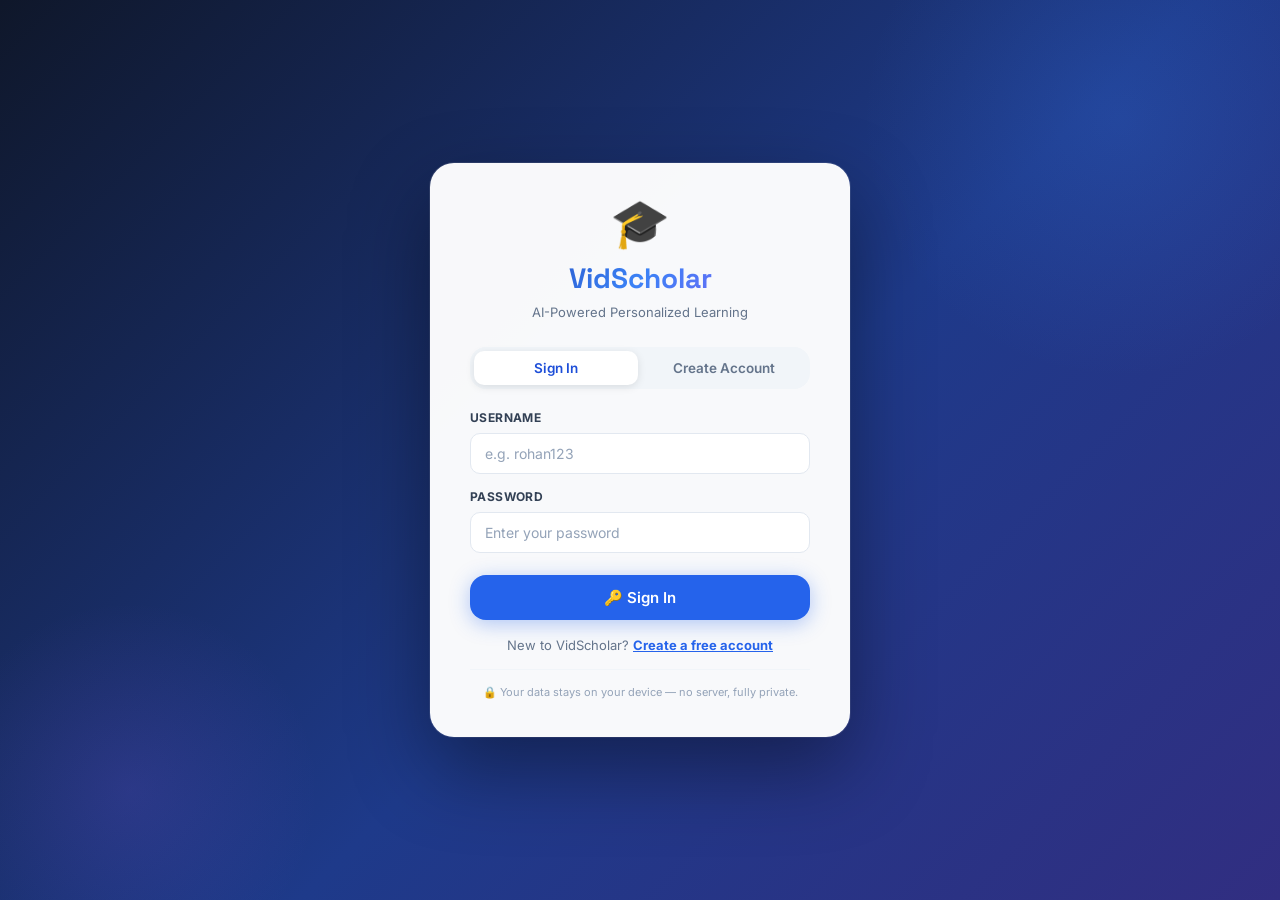
<file: index.html>
<!DOCTYPE html>
<html lang="en">
<head>
  <meta charset="UTF-8">
  <meta name="viewport" content="width=device-width, initial-scale=1.0">
  <title>VidScholar — AI Micro-Lecture Generator</title>
  <meta name="description" content="Convert your educational questions into 30-90 second animated video explanations. Curriculum-aligned, grade-adaptive AI learning.">
  <link rel="preconnect" href="https://fonts.googleapis.com">
  <link rel="preconnect" href="https://fonts.gstatic.com" crossorigin>
  <link href="https://fonts.googleapis.com/css2?family=Inter:wght@300;400;500;600;700;800;900&family=Space+Grotesk:wght@500;600;700;800&display=swap" rel="stylesheet">
  <link rel="stylesheet" href="css/styles.css">
</head>
<body>
  <div id="app"></div>
  <!-- API key bootstrap — runs before groq.js so the key is always in localStorage -->
  <script>
    (function() {
      var KEY_NAME = 'GROQ_API_KEY';
      // Load API key from environment variable or user settings
      // Set this in localStorage via the Settings page or environment
      if (!localStorage.getItem(KEY_NAME)) {
        // Prompt user to enter their API key on first load
        var key = localStorage.getItem(KEY_NAME);
        if (!key) {
          console.warn('GROQ_API_KEY not set. Please configure it in Settings.');
        }
      }
    })();
  </script>
  <script src="js/tesseract.min.js"></script>
  <script src="js/auth.js"></script>
  <script src="js/data.js"></script>
  <script src="js/topics.js"></script>
  <script src="js/groq.js"></script>
  <script src="js/animator.js"></script>
  <script src="js/app.js"></script>
</body>
</html>
</file>
<file: css/styles.css>
:root {
  --primary-50: #eff6ff; --primary-100: #dbeafe; --primary-200: #bfdbfe;
  --primary-400: #60a5fa; --primary-500: #3b82f6; --primary-600: #2563eb;
  --primary-700: #1d4ed8; --primary-800: #1e40af; --primary-900: #1e3a8a;
  --gray-50: #f8fafc; --gray-100: #f1f5f9; --gray-200: #e2e8f0;
  --gray-300: #cbd5e1; --gray-400: #94a3b8; --gray-500: #64748b;
  --gray-600: #475569; --gray-700: #334155; --gray-800: #1e293b; --gray-900: #0f172a;
  --success: #10b981; --success-bg: #d1fae5;
  --warning: #f59e0b; --warning-bg: #fef3c7;
  --error: #ef4444; --error-bg: #fee2e2;
  --sidebar-bg: #1e293b; --sidebar-w: 220px;
  --font: 'Inter', sans-serif; --font-d: 'Space Grotesk', sans-serif;
  --r-sm: 6px; --r-md: 10px; --r-lg: 16px; --r-xl: 20px; --r-full: 9999px;
  --sh-sm: 0 1px 3px rgba(0,0,0,0.08); --sh-md: 0 4px 12px rgba(0,0,0,0.08);
  --sh-lg: 0 10px 30px rgba(0,0,0,0.12); --sh-xl: 0 20px 50px rgba(0,0,0,0.15);
  --sh-blue: 0 4px 20px rgba(37,99,235,0.35);
}
*,*::before,*::after{box-sizing:border-box;margin:0;padding:0}
html,body{height:100%}#app{height:100%;overflow:hidden}
body{font-family:var(--font);background:var(--gray-100);color:var(--gray-800);line-height:1.5}
button{cursor:pointer;border:none;outline:none;font-family:inherit}
input,select,textarea{font-family:inherit;outline:none}
a{text-decoration:none;color:inherit}
::-webkit-scrollbar{width:5px;height:5px}
::-webkit-scrollbar-track{background:transparent}
::-webkit-scrollbar-thumb{background:var(--gray-300);border-radius:3px}
img{max-width:100%}

/* ── LAYOUT ── */
.shell{display:grid;grid-template-columns:var(--sidebar-w) 1fr;height:100vh;overflow:hidden}
.main{display:flex;flex-direction:column;height:100vh;overflow:hidden}
.page{flex:1;overflow-y:auto;padding:24px 32px}

/* ── SIDEBAR ── */
.sidebar{background:var(--sidebar-bg);display:flex;flex-direction:column;border-right:1px solid rgba(255,255,255,0.06)}
.sidebar-logo{padding:24px 20px;border-bottom:1px solid rgba(255,255,255,0.07)}
.sidebar-logo h1{font-family:var(--font-d);font-size:17px;font-weight:800;color:#fff;line-height:1.2}
.sidebar-logo p{font-size:10px;color:#64748b;text-transform:uppercase;letter-spacing:0.6px;margin-top:2px}
.sidebar-nav{padding:12px;flex:1}
.nav-lbl{font-size:9.5px;text-transform:uppercase;letter-spacing:1px;color:#3b4a5c;padding:14px 10px 6px;font-weight:700}
.nav-item{display:flex;align-items:center;gap:10px;padding:10px 12px;border-radius:var(--r-md);color:#94a3b8;font-size:13.5px;font-weight:500;cursor:pointer;transition:all 0.15s;margin-bottom:2px;user-select:none}
.nav-item:hover{background:rgba(255,255,255,0.05);color:#fff}
.nav-item.active{background:rgba(59,130,246,0.15);color:#60a5fa}
.nav-item svg{width:16px;height:16px;flex-shrink:0;opacity:0.75}
.nav-item.active svg{opacity:1}
.sidebar-subjects{padding:8px 12px}
.subj-item{display:flex;align-items:center;gap:8px;padding:8px 12px;border-radius:var(--r-md);color:#94a3b8;font-size:12.5px;font-weight:500;cursor:pointer;transition:all 0.15s;margin-bottom:1px}
.subj-item:hover{background:rgba(255,255,255,0.04);color:#cbd5e1}
.subj-item.active{background:rgba(59,130,246,0.12);color:#60a5fa}
.subj-dot{width:8px;height:8px;border-radius:50%;flex-shrink:0}
.sidebar-user{padding:14px 16px;border-top:1px solid rgba(255,255,255,0.06);display:flex;align-items:center;gap:10px}
.avatar{width:34px;height:34px;border-radius:50%;background:linear-gradient(135deg,#3b82f6,#8b5cf6);display:flex;align-items:center;justify-content:center;color:#fff;font-weight:700;font-size:13px;flex-shrink:0}
.user-info h4{color:#fff;font-size:12.5px;font-weight:600}
.user-info p{color:#64748b;font-size:11px}

/* ── TOPBAR ── */
.topbar{display:flex;align-items:center;justify-content:space-between;padding:0 32px;height:58px;background:#fff;border-bottom:1px solid var(--gray-200);flex-shrink:0;z-index:10}
.breadcrumb{display:flex;align-items:center;gap:6px;font-size:12.5px;color:var(--gray-500)}
.breadcrumb .sep{color:var(--gray-300)}
.breadcrumb .cur{color:var(--gray-800);font-weight:600}
.topbar-right{display:flex;align-items:center;gap:14px}
.topbar-greet{font-size:13.5px;font-weight:500;color:var(--gray-700)}
.topbar-greet b{color:var(--primary-600)}
.icon-btn{width:34px;height:34px;border-radius:var(--r-md);background:var(--gray-100);border:1px solid var(--gray-200);display:flex;align-items:center;justify-content:center;cursor:pointer;transition:all 0.15s;color:var(--gray-500)}
.icon-btn:hover{background:var(--gray-200);color:var(--gray-800)}
.notif-wrap{position:relative}
.notif-wrap::after{content:'';position:absolute;top:5px;right:5px;width:7px;height:7px;background:var(--error);border-radius:50%;border:2px solid #fff}

/* ── BUTTONS ── */
.btn{display:inline-flex;align-items:center;justify-content:center;gap:6px;padding:9px 18px;border-radius:var(--r-md);font-size:13.5px;font-weight:600;transition:all 0.15s;cursor:pointer;white-space:nowrap;border:none}
.btn-primary{background:var(--primary-600);color:#fff;box-shadow:var(--sh-blue)}
.btn-primary:hover{background:var(--primary-700);transform:translateY(-1px);box-shadow:0 6px 25px rgba(37,99,235,0.45)}
.btn-secondary{background:var(--gray-100);color:var(--gray-700);border:1px solid var(--gray-200)}
.btn-secondary:hover{background:var(--gray-200)}
.btn-ghost{background:transparent;color:var(--primary-600)}
.btn-ghost:hover{background:var(--primary-50)}
.btn-sm{padding:5px 12px;font-size:12px}
.btn-lg{padding:13px 28px;font-size:15px;border-radius:var(--r-lg)}

/* ── BADGES ── */
.badge{display:inline-flex;align-items:center;gap:4px;padding:3px 9px;border-radius:var(--r-full);font-size:10.5px;font-weight:700;letter-spacing:0.3px}
.badge-blue{background:var(--primary-100);color:var(--primary-700)}
.badge-green{background:var(--success-bg);color:#047857}
.badge-red{background:var(--error-bg);color:#b91c1c}
.badge-amber{background:var(--warning-bg);color:#92400e}
.badge-purple{background:#ede9fe;color:#6d28d9}
.badge-gray{background:var(--gray-100);color:var(--gray-600)}
.badge-live{background:rgba(239,68,68,0.12);color:#ef4444;animation:pulse 1.4s ease-in-out infinite}

/* ── CARDS ── */
.card{background:#fff;border-radius:var(--r-lg);border:1px solid var(--gray-200);box-shadow:var(--sh-sm)}
.card-hd{display:flex;align-items:center;justify-content:space-between;padding:18px 22px;border-bottom:1px solid var(--gray-100)}
.card-title{font-size:14.5px;font-weight:700;color:var(--gray-800)}
.card-bd{padding:18px 22px}

/* ── PROGRESS ── */
.prog-track{height:6px;background:var(--gray-200);border-radius:var(--r-full);overflow:hidden}
.prog-fill{height:100%;border-radius:var(--r-full);background:linear-gradient(90deg,var(--primary-600),var(--primary-400));transition:width 0.6s ease}
.prog-fill.green{background:linear-gradient(90deg,#10b981,#34d399)}
.prog-fill.amber{background:linear-gradient(90deg,#f59e0b,#fbbf24)}
.prog-fill.red{background:linear-gradient(90deg,#ef4444,#f87171)}

/* ── ANIMATIONS ── */
@keyframes fadeIn{from{opacity:0;transform:translateY(10px)}to{opacity:1;transform:translateY(0)}}
@keyframes slideIn{from{opacity:0;transform:translateX(-15px)}to{opacity:1;transform:translateX(0)}}
@keyframes pulse{0%,100%{opacity:1}50%{opacity:0.45}}
@keyframes spin{to{transform:rotate(360deg)}}
@keyframes bounce{0%,100%{transform:translateY(0)}50%{transform:translateY(-8px)}}
@keyframes shimmer{0%{background-position:-200% 0}100%{background-position:200% 0}}
@keyframes manim1{0%,100%{transform:scale(1) rotate(0deg);opacity:0.8}50%{transform:scale(1.15) rotate(180deg);opacity:1}}
@keyframes manim2{0%{stroke-dashoffset:300}100%{stroke-dashoffset:0}}
@keyframes float{0%,100%{transform:translateY(0)}50%{transform:translateY(-10px)}}
.fade-in{animation:fadeIn 0.4s ease forwards}

/* ── ONBOARDING ── */
.ob-page{min-height:100vh;height:100%;background:linear-gradient(135deg,#0f172a 0%,#1e3a8a 60%,#312e81 100%);display:flex;align-items:flex-start;justify-content:center;padding:24px;position:relative;overflow-y:auto}
.ob-bg-blob{position:absolute;border-radius:50%;pointer-events:none}
.ob-card{background:#fff;border-radius:24px;padding:28px 36px;max-width:480px;width:100%;box-shadow:0 30px 80px rgba(0,0,0,0.35);position:relative;z-index:1;animation:fadeIn 0.5s ease;margin:auto}
.ob-brand{text-align:center;margin-bottom:18px}
.ob-brand h1{font-family:var(--font-d);font-size:26px;font-weight:800;background:linear-gradient(135deg,#1e40af,#3b82f6,#8b5cf6);-webkit-background-clip:text;-webkit-text-fill-color:transparent;background-clip:text;margin-bottom:4px}
.ob-brand p{font-size:13px;color:var(--gray-500)}
.step-dots{display:flex;align-items:center;justify-content:center;gap:6px;margin-bottom:18px}
.step-dot{width:8px;height:8px;border-radius:4px;background:var(--gray-300);transition:all 0.3s}
.step-dot.active{width:24px;background:var(--primary-600)}
.ob-step h2{font-size:20px;font-weight:800;color:var(--gray-900);margin-bottom:4px}
.ob-step .sub{font-size:13px;color:var(--gray-500);margin-bottom:14px}
.form-grp{margin-bottom:12px}
.form-lbl{display:block;font-size:12px;font-weight:700;color:var(--gray-700);margin-bottom:6px;text-transform:uppercase;letter-spacing:0.4px}
.form-sel{width:100%;padding:11px 36px 11px 14px;border:1.5px solid var(--gray-200);border-radius:var(--r-md);font-size:14px;color:var(--gray-800);background:#fff url("data:image/svg+xml,%3Csvg xmlns='http://www.w3.org/2000/svg' width='16' height='16' viewBox='0 0 24 24' fill='none' stroke='%2394a3b8' stroke-width='2'%3E%3Cpath d='m6 9 6 6 6-6'/%3E%3C/svg%3E") no-repeat right 10px center;appearance:none;cursor:pointer;transition:all 0.15s}
.form-sel:focus{border-color:var(--primary-500);box-shadow:0 0 0 3px rgba(59,130,246,0.15)}
.subj-grid{display:grid;grid-template-columns:1fr 1fr;gap:10px;margin-bottom:16px}
.subj-card{border:2px solid var(--gray-200);border-radius:var(--r-lg);padding:14px 10px;cursor:pointer;transition:all 0.2s;text-align:center}
.subj-card:hover{border-color:var(--primary-400);background:var(--primary-50);transform:translateY(-2px)}
.subj-card.sel{border-color:var(--primary-500);background:var(--primary-50);box-shadow:0 0 0 3px rgba(59,130,246,0.15)}
.subj-card .icon{font-size:24px;margin-bottom:6px}
.subj-card h3{font-size:13.5px;font-weight:700;color:var(--gray-800)}
.subj-card p{font-size:11px;color:var(--gray-500);margin-top:2px}
.ob-success{text-align:center;padding:20px 0}
.success-ring{width:80px;height:80px;border-radius:50%;background:linear-gradient(135deg,#2563eb,#8b5cf6);display:flex;align-items:center;justify-content:center;margin:0 auto 20px;animation:bounce 2s ease-in-out infinite;font-size:34px}

/* ── DASHBOARD ── */
.hero{background:linear-gradient(135deg,#1e40af 0%,#2563eb 55%,#4f46e5 100%);border-radius:var(--r-xl);padding:36px 32px;text-align:center;margin-bottom:22px;position:relative;overflow:hidden}
.hero::before,.hero::after{content:'';position:absolute;border-radius:50%;background:rgba(255,255,255,0.05)}
.hero::before{width:320px;height:320px;top:-120px;right:-60px}
.hero::after{width:200px;height:200px;bottom:-80px;left:-30px}
.hero h2{font-family:var(--font-d);font-size:26px;font-weight:800;color:#fff;margin-bottom:18px;position:relative;z-index:1}
.hero-bar{background:#fff;border-radius:var(--r-xl);display:flex;align-items:center;padding:6px 6px 6px 18px;max-width:660px;margin:0 auto;box-shadow:0 8px 30px rgba(0,0,0,0.2);gap:10px;position:relative;z-index:1}
.hero-inp{flex:1;border:none;font-size:14.5px;color:var(--gray-800);background:transparent;min-width:0}
.hero-inp::placeholder{color:var(--gray-400)}
.hero-mid{display:flex;align-items:center;gap:6px;flex-shrink:0}
.hero-icon-btn{width:38px;height:38px;border-radius:var(--r-md);background:var(--gray-100);border:none;display:flex;align-items:center;justify-content:center;cursor:pointer;transition:all 0.15s;color:var(--gray-500);font-size:18px}
.hero-icon-btn:hover{background:var(--gray-200)}
.ask-btn{background:linear-gradient(135deg,#2563eb,#6366f1);color:#fff;border:none;border-radius:var(--r-lg);padding:10px 22px;font-size:13.5px;font-weight:700;cursor:pointer;transition:all 0.15s;box-shadow:var(--sh-blue);white-space:nowrap}
.ask-btn:hover{transform:translateY(-1px);box-shadow:0 8px 25px rgba(37,99,235,0.5)}
.hero-chips{display:flex;flex-wrap:wrap;gap:8px;justify-content:center;margin-top:16px;position:relative;z-index:1}
.chip{background:rgba(255,255,255,0.14);backdrop-filter:blur(10px);border:1px solid rgba(255,255,255,0.22);color:#fff;font-size:12px;padding:5px 14px;border-radius:var(--r-full);cursor:pointer;transition:all 0.15s}
.chip:hover{background:rgba(255,255,255,0.25)}

.stats-row{display:grid;grid-template-columns:1fr 1fr 1fr;gap:18px;margin-bottom:22px}
.stat-card{background:#fff;border-radius:var(--r-lg);padding:20px 22px;border:1px solid var(--gray-200);box-shadow:var(--sh-sm)}
.stat-lbl{font-size:10px;font-weight:700;text-transform:uppercase;letter-spacing:0.8px;color:var(--gray-500);margin-bottom:12px}
.score-big{font-family:var(--font-d);font-size:38px;font-weight:800;color:var(--gray-900);line-height:1}
.score-big span{font-size:15px;color:var(--gray-400);font-weight:400}
.score-sub{font-size:12px;color:var(--success);font-weight:600;margin:6px 0 12px}
.bar-labels{display:flex;justify-content:space-between;font-size:10px;color:var(--gray-400);margin-top:5px}
.topic-row{display:flex;align-items:center;justify-content:space-between;padding:10px 0;border-bottom:1px solid var(--gray-100)}
.topic-row:last-child{border-bottom:none}
.topic-left{display:flex;align-items:center;gap:10px}
.t-icon{width:30px;height:30px;border-radius:var(--r-md);display:flex;align-items:center;justify-content:center;font-size:15px}
.t-name{font-size:13px;font-weight:600;color:var(--gray-800)}
.t-time{font-size:11px;color:var(--gray-500)}
.t-pct{font-size:13px;font-weight:700;color:var(--primary-600)}
.chart-bars{display:flex;align-items:flex-end;gap:5px;height:56px}
.bar-col{display:flex;flex-direction:column;align-items:center;flex:1;gap:3px}
.bar-col .b{width:100%;background:var(--primary-200);border-radius:3px 3px 0 0;cursor:pointer;transition:all 0.2s}
.bar-col .b.on{background:var(--primary-600)}
.bar-col .b:hover{background:var(--primary-500)}
.bar-day{font-size:9.5px;color:var(--gray-400);text-transform:uppercase}
.learn-time{display:flex;align-items:center;gap:10px;margin-top:14px;padding-top:14px;border-top:1px solid var(--gray-100)}
.learn-val{font-family:var(--font-d);font-size:20px;font-weight:700;color:var(--gray-900)}
.learn-sub{font-size:10px;color:var(--gray-500);text-transform:uppercase;letter-spacing:0.5px}
.sec-hd{display:flex;align-items:center;justify-content:space-between;margin-bottom:16px}
.sec-title{font-size:17px;font-weight:800;color:var(--gray-900)}
.lessons-grid{display:grid;grid-template-columns:repeat(auto-fill,minmax(270px,1fr));gap:18px}
.lcard{background:#fff;border-radius:var(--r-lg);border:1px solid var(--gray-200);overflow:hidden;cursor:pointer;transition:all 0.25s;box-shadow:var(--sh-sm)}
.lcard:hover{transform:translateY(-4px);box-shadow:var(--sh-xl);border-color:var(--primary-200)}
.lcard-thumb{height:150px;position:relative;overflow:hidden;background:#0f172a}
.lcard-thumb-bg{width:100%;height:100%;object-fit:cover;transition:transform 0.4s}
.lcard:hover .lcard-thumb-bg{transform:scale(1.06)}
.lcard-overlay{position:absolute;inset:0;background:linear-gradient(to bottom,transparent 40%,rgba(0,0,0,0.55))}
.lcard-badge{position:absolute;top:10px;left:10px;background:rgba(37,99,235,0.88);backdrop-filter:blur(4px);color:#fff;font-size:9.5px;font-weight:700;padding:3px 10px;border-radius:var(--r-full);text-transform:uppercase;letter-spacing:0.5px}
.lcard-body{padding:16px 18px}
.lcard-subj{font-size:10px;font-weight:700;text-transform:uppercase;letter-spacing:1px;color:var(--primary-600);margin-bottom:6px}
.lcard-title{font-size:15px;font-weight:700;color:var(--gray-900);margin-bottom:6px}
.lcard-desc{font-size:12px;color:var(--gray-500);line-height:1.5;margin-bottom:14px}
.quiz-banner{background:linear-gradient(135deg,#1e40af,#6d28d9);border-radius:var(--r-lg);padding:20px 22px;color:#fff;margin-bottom:18px}
.quiz-banner h3{font-size:15px;font-weight:700;margin-bottom:4px}
.quiz-banner p{font-size:12px;opacity:0.82;margin-bottom:14px}

/* ── CHAT ── */
.chat-layout{display:flex;flex-direction:column;height:100%;overflow:hidden}
.chat-header{flex-shrink:0;padding:16px 32px;background:#fff;border-bottom:1px solid var(--gray-200)}
.subj-tabs{display:flex;gap:8px}
.stab{display:flex;align-items:center;gap:7px;padding:7px 16px;border-radius:var(--r-full);font-size:13px;font-weight:600;cursor:pointer;transition:all 0.15s;color:var(--gray-500);background:transparent;border:2px solid transparent}
.stab:hover{background:var(--gray-100);color:var(--gray-700)}
.stab.active{background:var(--primary-50);color:var(--primary-700);border-color:var(--primary-200)}
.chat-msgs{flex:1;overflow-y:auto;padding:22px 32px;display:flex;flex-direction:column;gap:20px}
.msg-user{align-self:flex-end;max-width:55%}
.msg-bubble{background:linear-gradient(135deg,var(--primary-600),#6366f1);color:#fff;padding:12px 18px;border-radius:18px 18px 4px 18px;font-size:14px;line-height:1.55;box-shadow:var(--sh-blue)}
.msg-ai{max-width:82%}
.msg-ai-hd{display:flex;align-items:center;gap:8px;margin-bottom:10px}
.ai-ava{width:26px;height:26px;border-radius:50%;background:linear-gradient(135deg,#3b82f6,#8b5cf6);display:flex;align-items:center;justify-content:center;font-size:12px}
.ai-lbl{font-size:11.5px;font-weight:600;color:var(--gray-500)}

/* Video card */
.vcard{background:#fff;border-radius:var(--r-lg);border:1px solid var(--gray-200);overflow:hidden;box-shadow:var(--sh-md)}
.vplayer{position:relative;background:#0f172a;aspect-ratio:16/9;max-height:260px;overflow:hidden}
.manim-canvas{width:100%;height:100%;position:relative;overflow:hidden;background:radial-gradient(ellipse at center,#1e3a8a 0%,#0f172a 65%)}
.manim-svg{position:absolute;inset:0;width:100%;height:100%}
.manim-label{position:absolute;top:10px;left:10px;font-size:10px;font-weight:700;text-transform:uppercase;letter-spacing:0.5px;color:#60a5fa;background:rgba(30,58,138,0.7);padding:3px 10px;border-radius:var(--r-full);backdrop-filter:blur(4px)}
.confidence-badge{position:absolute;top:10px;right:10px;background:rgba(16,185,129,0.15);border:1px solid rgba(16,185,129,0.4);color:#10b981;font-size:10.5px;font-weight:600;padding:3px 10px;border-radius:var(--r-full);backdrop-filter:blur(4px)}
.vcontrols{display:flex;align-items:center;gap:10px;padding:10px 14px;background:rgba(0,0,0,0.85);backdrop-filter:blur(10px);position:absolute;bottom:0;left:0;right:0}
.play-btn{width:34px;height:34px;border-radius:50%;background:#fff;display:flex;align-items:center;justify-content:center;cursor:pointer;flex-shrink:0;color:var(--gray-900);font-size:14px;transition:transform 0.15s}
.play-btn:hover{transform:scale(1.1)}
.vslider{flex:1;height:3px;background:rgba(255,255,255,0.2);border-radius:2px;position:relative;cursor:pointer}
.vslider-fill{height:100%;background:var(--primary-400);border-radius:2px;position:relative}
.vslider-fill::after{content:'';position:absolute;right:-5px;top:-4px;width:11px;height:11px;border-radius:50%;background:var(--primary-400)}
.vtime{font-size:11px;color:rgba(255,255,255,0.65);white-space:nowrap}
.spd-btn{background:rgba(255,255,255,0.12);color:#fff;border:none;border-radius:4px;padding:2px 7px;font-size:11px;font-weight:700;cursor:pointer;transition:background 0.15s}
.spd-btn:hover{background:rgba(255,255,255,0.22)}
.action-row{display:flex;gap:8px;padding:10px 14px;border-bottom:1px solid var(--gray-100);flex-wrap:wrap}
.achip{display:flex;align-items:center;gap:5px;padding:5px 13px;border-radius:var(--r-full);border:1.5px solid var(--gray-200);font-size:11.5px;font-weight:600;color:var(--gray-600);cursor:pointer;transition:all 0.15s;background:#fff}
.achip:hover{border-color:var(--primary-300);color:var(--primary-600);background:var(--primary-50)}

/* Generation loading */
.gen-loading{background:#fff;border-radius:var(--r-lg);border:1px solid var(--primary-200);padding:22px;max-width:440px}
.gen-title{font-size:13.5px;font-weight:700;color:var(--gray-800);margin-bottom:16px;display:flex;align-items:center;gap:8px}
.spinner{width:15px;height:15px;border:2px solid var(--primary-200);border-top-color:var(--primary-600);border-radius:50%;animation:spin 0.8s linear infinite}
.gen-stages{display:flex;flex-direction:column;gap:12px}
.gstage{display:flex;align-items:center;gap:10px}
.gstage-ic{width:28px;height:28px;border-radius:50%;display:flex;align-items:center;justify-content:center;font-size:13px;flex-shrink:0;transition:all 0.3s}
.gstage.pend .gstage-ic{background:var(--gray-100);color:var(--gray-400)}
.gstage.act .gstage-ic{background:var(--primary-100);color:var(--primary-600);animation:pulse 1s ease-in-out infinite}
.gstage.done .gstage-ic{background:var(--success-bg);color:var(--success)}
.gstage-lbl{font-size:13px;font-weight:500;color:var(--gray-500)}
.gstage.act .gstage-lbl{color:var(--primary-700);font-weight:600}
.gstage.done .gstage-lbl{color:var(--success)}
.gen-eta{margin-top:16px;font-size:12px;color:var(--gray-500)}
.gen-eta b{color:var(--gray-800)}

/* chat input bar */
.chat-input-wrap{flex-shrink:0;padding:16px 32px;background:#fff;border-top:1px solid var(--gray-200)}
.diff-sel{display:flex;gap:6px;margin-bottom:10px}
.diff-btn{padding:5px 14px;border-radius:var(--r-full);border:1.5px solid var(--gray-200);font-size:12px;font-weight:600;color:var(--gray-600);cursor:pointer;transition:all 0.15s;background:#fff}
.diff-btn:hover{border-color:var(--primary-300);color:var(--primary-600)}
.diff-btn.active{border-color:var(--primary-500);background:var(--primary-50);color:var(--primary-700)}
.diff-lbl{font-size:11px;color:var(--gray-400);align-self:center;margin-right:4px}
.input-bar{display:flex;align-items:center;gap:10px;border:1.5px solid var(--gray-200);border-radius:var(--r-xl);padding:10px 10px 10px 18px;transition:border-color 0.15s}
.input-bar:focus-within{border-color:var(--primary-400);box-shadow:0 0 0 3px rgba(59,130,246,0.1)}
.inp-txt{flex:1;border:none;font-size:14px;color:var(--gray-800);background:transparent;resize:none;max-height:80px;min-height:22px}
.inp-txt::placeholder{color:var(--gray-400)}

/* ── LESSON PAGE ── */
.lesson-layout{display:grid;grid-template-columns:1fr 300px;gap:22px;height:100%;overflow:hidden}
.lesson-main{overflow-y:auto;padding:24px 0 24px 32px}
.lesson-side{overflow-y:auto;padding:24px 32px 24px 0}
.lesson-path-lbl{font-size:10.5px;font-weight:700;text-transform:uppercase;letter-spacing:0.8px;color:var(--primary-600);margin-bottom:6px}
.lesson-title{font-family:var(--font-d);font-size:22px;font-weight:800;color:var(--gray-900);margin-bottom:4px}
.lesson-meta{font-size:12px;color:var(--gray-500);margin-bottom:18px;display:flex;align-items:center;gap:10px}
.lesson-prog{margin-bottom:20px}
.lesson-prog-hd{display:flex;align-items:center;justify-content:space-between;font-size:12px;color:var(--gray-500);margin-bottom:6px}
.lesson-btns{display:flex;gap:10px;margin-bottom:20px}
.big-video{position:relative;border-radius:var(--r-lg);overflow:hidden;aspect-ratio:16/9;background:#0f172a;margin-bottom:18px}
.big-manim{width:100%;height:100%;position:relative;overflow:hidden;background:radial-gradient(ellipse at 30% 50%,#1e3a8a 0%,#0f172a 60%)}
.bi-conf{position:absolute;top:12px;left:50%;transform:translateX(-50%);background:rgba(0,0,0,0.6);backdrop-filter:blur(8px);border:1px solid rgba(255,255,255,0.15);color:#fff;font-size:11.5px;font-weight:600;padding:5px 14px;border-radius:var(--r-full)}
.concept-card{background:#fff;border-radius:var(--r-lg);border:1px solid var(--gray-200);box-shadow:var(--sh-sm);overflow:hidden;margin-bottom:18px}
.concept-hd{display:flex;align-items:center;justify-content:space-between;padding:16px 20px;border-bottom:1px solid var(--gray-100)}
.concept-title{font-size:15px;font-weight:700;color:var(--gray-800)}
.diff-toggle{display:flex;align-items:center;gap:8px;font-size:12.5px;font-weight:600;color:var(--gray-600)}
.toggle-switch{width:36px;height:20px;background:var(--primary-600);border-radius:10px;position:relative;cursor:pointer}
.toggle-switch::after{content:'';position:absolute;left:3px;top:3px;width:14px;height:14px;background:#fff;border-radius:50%;transition:transform 0.2s}
.toggle-switch.off{background:var(--gray-300)}
.toggle-switch.off::after{transform:translateX(0)}
.toggle-switch::after{transform:translateX(16px)}
.concept-txt{padding:16px 20px;font-size:13.5px;line-height:1.7;color:var(--gray-700)}
.concept-txt b{color:var(--primary-700)}

/* Side panels */
.side-panel{background:#fff;border-radius:var(--r-lg);border:1px solid var(--gray-200);box-shadow:var(--sh-sm);margin-bottom:16px;overflow:hidden}
.sp-hd{display:flex;align-items:center;gap:7px;padding:14px 18px;border-bottom:1px solid var(--gray-100);font-size:13px;font-weight:700;color:var(--gray-800)}
.sp-body{padding:14px 18px}
.pers-card{background:linear-gradient(135deg,var(--primary-600),#6366f1);border-radius:var(--r-lg);padding:14px 16px;color:#fff;margin-bottom:6px}
.pers-card p{font-size:12.5px;line-height:1.55;margin-bottom:12px}
.pers-card .pc-btns{display:flex;gap:8px}
.pc-btn{padding:5px 14px;border-radius:var(--r-full);font-size:12px;font-weight:700;cursor:pointer;transition:all 0.15s;border:none}
.pc-btn.yes{background:#fff;color:var(--primary-600)}
.pc-btn.no{background:rgba(255,255,255,0.15);color:#fff}
.analytics-row{display:grid;grid-template-columns:1fr 1fr;gap:10px;margin-bottom:10px}
.analytic-box{background:var(--gray-50);border-radius:var(--r-md);padding:12px 14px;text-align:center;border:1px solid var(--gray-100)}
.analytic-val{font-family:var(--font-d);font-size:22px;font-weight:800;color:var(--gray-900);line-height:1}
.analytic-lbl{font-size:10.5px;color:var(--gray-500);text-transform:uppercase;letter-spacing:0.5px;margin-top:4px}
.attn-row{display:flex;align-items:center;justify-content:space-between;margin-bottom:10px}
.attn-lbl{font-size:13px;color:var(--gray-600);font-weight:500}
.attn-val{font-size:13px;font-weight:700;color:var(--success)}
.view-modes{display:flex;flex-direction:column;gap:6px}
.vm-item{display:flex;align-items:center;justify-content:space-between;padding:9px 12px;border-radius:var(--r-md);font-size:13px;font-weight:500;cursor:pointer;transition:all 0.15s;color:var(--gray-600)}
.vm-item:hover{background:var(--gray-50)}
.vm-item.active{background:var(--primary-50);color:var(--primary-700);font-weight:700}


/* ── HISTORY ── */
.history-empty{text-align:center;padding:60px 20px;color:var(--gray-400)}
.history-empty div{font-size:48px;margin-bottom:16px}
.hist-item{background:#fff;border-radius:var(--r-lg);border:1px solid var(--gray-200);padding:18px 22px;margin-bottom:12px;display:flex;align-items:flex-start;gap:16px;cursor:pointer;transition:all 0.2s}
.hist-item:hover{box-shadow:var(--sh-md);border-color:var(--primary-200)}
.hist-icon{width:44px;height:44px;border-radius:var(--r-lg);display:flex;align-items:center;justify-content:center;font-size:22px;flex-shrink:0}
.hist-info{flex:1}
.hist-title{font-size:14px;font-weight:700;color:var(--gray-800);margin-bottom:4px}
.hist-meta{font-size:12px;color:var(--gray-500);display:flex;align-items:center;gap:12px}
.hist-badge{margin-left:auto;flex-shrink:0}

/* ── FLOATING ELEMENTS ── */
.fab{position:fixed;bottom:28px;right:28px;width:52px;height:52px;border-radius:50%;background:linear-gradient(135deg,#2563eb,#6366f1);color:#fff;display:flex;align-items:center;justify-content:center;font-size:22px;cursor:pointer;box-shadow:0 6px 25px rgba(37,99,235,0.45);transition:all 0.2s;z-index:100}
.fab:hover{transform:scale(1.1)}

/* ── SETTINGS ── */
.settings-grid{display:grid;grid-template-columns:1fr 1fr;gap:18px}
.setting-row{display:flex;align-items:center;justify-content:space-between;padding:14px 0;border-bottom:1px solid var(--gray-100)}
.setting-row:last-child{border-bottom:none}
.setting-info h4{font-size:13.5px;font-weight:600;color:var(--gray-800)}
.setting-info p{font-size:12px;color:var(--gray-500);margin-top:2px}

/* ── UNDERSTANDING PREDICTOR ── */
.understanding-card{background:#fff;border-radius:var(--r-xl);border:1px solid var(--gray-200);box-shadow:var(--sh-md);margin-bottom:22px;overflow:hidden;position:relative}
.understanding-card::before{content:'';position:absolute;top:0;left:0;right:0;height:4px;background:linear-gradient(90deg,#3b82f6,#8b5cf6,#10b981,#f59e0b);border-radius:4px 4px 0 0}
.up-header{display:flex;align-items:center;justify-content:space-between;padding:24px 28px 18px;border-bottom:1px solid var(--gray-100)}
.up-header-left{flex:1}
.up-title{font-family:var(--font-d);font-size:18px;font-weight:800;color:var(--gray-900);margin-bottom:4px}
.up-subtitle{font-size:12.5px;color:var(--gray-500);line-height:1.4}
.up-overall{display:flex;flex-direction:column;align-items:center;gap:6px}
.up-overall-label{display:flex;flex-direction:column;align-items:center;gap:2px}
.up-overall-tag{display:inline-flex;padding:3px 12px;border-radius:var(--r-full);font-size:11px;font-weight:700;letter-spacing:0.3px}
.up-overall-hint{font-size:10px;color:var(--gray-400);text-transform:uppercase;letter-spacing:0.5px}
.radial-gauge .gauge-fill{transition:stroke-dashoffset 1.2s cubic-bezier(0.4,0,0.2,1)}
.up-table{padding:0 28px 18px}
.up-row{display:grid;grid-template-columns:140px 1fr 1fr 130px;align-items:center;gap:12px;padding:12px 0;border-bottom:1px solid var(--gray-100)}
.up-row:last-child{border-bottom:none}
.up-header-row{padding:14px 0 10px;border-bottom:2px solid var(--gray-200)}
.up-header-row div{font-size:11px;font-weight:700;text-transform:uppercase;letter-spacing:0.6px;color:var(--gray-500)}
.up-weight{font-weight:500;color:var(--gray-400);font-size:10px;text-transform:none;letter-spacing:0}
.up-subj{display:flex;align-items:center;gap:10px}
.up-icon{width:32px;height:32px;border-radius:var(--r-md);display:flex;align-items:center;justify-content:center;font-size:16px;flex-shrink:0}
.up-name{font-size:13.5px;font-weight:600;color:var(--gray-800)}
.up-cell{display:flex;align-items:center;gap:10px}
.up-mini-bar{flex:1;height:6px;background:var(--gray-100);border-radius:var(--r-full);overflow:hidden;min-width:50px}
.up-mini-fill{height:100%;border-radius:var(--r-full);transition:width 0.8s ease}
.up-val{font-family:var(--font-d);font-size:13px;font-weight:700;color:var(--gray-600);min-width:32px;text-align:right}
.up-score{justify-content:flex-start;gap:8px}
.up-badge{display:inline-flex;align-items:center;gap:4px;padding:4px 12px;border-radius:var(--r-full);font-size:12.5px;font-weight:700;letter-spacing:0.2px}
.up-trend{font-size:16px;font-weight:800;transition:color 0.3s}
.up-formula{margin:0 28px 18px;background:var(--gray-50);border:1px solid var(--gray-200);border-radius:var(--r-lg);padding:14px 18px}
.up-formula-label{font-size:11px;font-weight:700;text-transform:uppercase;letter-spacing:0.5px;color:var(--gray-500);margin-bottom:8px}
.up-formula-code{display:block;font-family:'Fira Code','Cascadia Code',monospace;font-size:13px;color:var(--primary-700);background:var(--primary-50);border:1px solid var(--primary-100);border-radius:var(--r-md);padding:10px 14px;letter-spacing:0.3px}
.up-insight{display:flex;align-items:flex-start;gap:12px;margin:0 28px 22px;background:linear-gradient(135deg,rgba(59,130,246,0.06),rgba(139,92,246,0.06));border:1px solid rgba(59,130,246,0.15);border-radius:var(--r-lg);padding:14px 18px}
.up-insight-icon{font-size:20px;flex-shrink:0;margin-top:1px}
/* ── ANIMATED VIDEO PLAYER ── */
.anim-player-wrap{position:relative;overflow:hidden}
.manim-video-canvas{width:100%;height:auto;display:block;border-radius:12px 12px 0 0;background:#0f172a;aspect-ratio:16/9}
.anim-controls{display:flex;align-items:center;gap:10px;padding:8px 14px;background:linear-gradient(135deg,#1e293b,#0f172a);border-radius:0 0 12px 12px;border-top:1px solid rgba(59,130,246,0.2)}
.anim-play-btn{width:36px;height:36px;border-radius:50%;border:2px solid var(--primary-400);background:transparent;color:var(--primary-400);font-size:14px;cursor:pointer;display:flex;align-items:center;justify-content:center;transition:all 0.2s;flex-shrink:0}
.anim-play-btn:hover{background:var(--primary-500);color:#fff;transform:scale(1.1)}
.anim-progress{flex:1;height:6px;background:rgba(255,255,255,0.1);border-radius:3px;cursor:pointer;position:relative;overflow:hidden}
.anim-progress:hover{height:10px}
.anim-progress-fill{height:100%;background:linear-gradient(90deg,var(--primary-500),var(--primary-400));border-radius:3px;width:0%;transition:width 0.2s linear}
.anim-time{font-size:11px;color:rgba(255,255,255,0.6);font-family:var(--font-m);white-space:nowrap;min-width:70px}
.anim-scene-label{font-size:10px;color:var(--primary-400);font-weight:600;white-space:nowrap;background:rgba(59,130,246,0.15);padding:3px 8px;border-radius:10px}
.anim-speed-group{display:flex;gap:2px;flex-shrink:0}
.anim-speed-group .spd-btn{font-size:10px;padding:3px 8px;border-radius:6px;border:1px solid rgba(255,255,255,0.1);background:transparent;color:rgba(255,255,255,0.5);cursor:pointer;transition:all 0.2s}
.anim-speed-group .spd-btn:hover{border-color:var(--primary-400);color:var(--primary-400)}
.anim-speed-group .spd-btn.active-spd{background:var(--primary-500);color:#fff;border-color:var(--primary-500)}

/* ── SCENE THUMBNAIL STRIP ── */
.scene-thumbnail-strip{
  display:flex;gap:6px;padding:8px 12px;
  background:linear-gradient(135deg,#111827,#0f172a);
  overflow-x:auto;scrollbar-width:thin;
  border-top:1px solid rgba(59,130,246,0.1);
}
.scene-thumbnail-strip::-webkit-scrollbar{height:4px}
.scene-thumbnail-strip::-webkit-scrollbar-thumb{background:rgba(59,130,246,0.3);border-radius:2px}
.scene-thumb{
  flex-shrink:0;position:relative;cursor:pointer;
  border-radius:8px;overflow:hidden;
  border:2px solid rgba(255,255,255,0.08);
  transition:all 0.25s ease;
  box-shadow:0 2px 8px rgba(0,0,0,0.3);
}
.scene-thumb:hover{
  border-color:rgba(59,130,246,0.5);
  transform:translateY(-2px);
  box-shadow:0 4px 15px rgba(59,130,246,0.2);
}
.scene-thumb.active{
  border-color:var(--primary-400);
  box-shadow:0 0 12px rgba(59,130,246,0.4), 0 0 25px rgba(59,130,246,0.15);
}
.scene-thumb-canvas{
  display:block;width:120px;height:68px;
  border-radius:6px;
}
.scene-thumb-label{
  position:absolute;bottom:3px;right:5px;
  font-size:9px;font-weight:700;color:rgba(255,255,255,0.6);
  background:rgba(0,0,0,0.5);padding:1px 5px;border-radius:4px;
  pointer-events:none;
}

/* ── DEFINITION TOOLTIP (canvas-drawn, CSS for hover feedback) ── */
.manim-video-canvas{cursor:default;transition:cursor 0.1s}

.up-insight p{font-size:13px;color:var(--gray-700);line-height:1.6}

/* ── RESPONSIVE ── */
@media(max-width:900px){
  .shell{grid-template-columns:1fr}
  .sidebar{display:none}
  .stats-row{grid-template-columns:1fr 1fr}
  .lesson-layout{grid-template-columns:1fr}
  .lesson-side{display:none}
  .up-row{grid-template-columns:100px 1fr 1fr 100px;gap:8px}
  .up-header{flex-direction:column;gap:16px;align-items:flex-start}
  .anim-controls{flex-wrap:wrap;gap:6px}
  .anim-speed-group{margin-left:auto}
}

/* ── AUTH / LOGIN SCREEN ── */
@keyframes orbFloat{0%,100%{transform:translate(0,0) scale(1)}33%{transform:translate(30px,-25px) scale(1.08)}66%{transform:translate(-20px,20px) scale(0.95)}}

.auth-page{
  min-height:100vh;height:100%;
  background:linear-gradient(135deg,#0f172a 0%,#1e3a8a 55%,#312e81 100%);
  display:flex;align-items:center;justify-content:center;
  padding:24px;position:relative;overflow:hidden;
}
.auth-bg-orb{
  position:absolute;border-radius:50%;pointer-events:none;
  animation:orbFloat 9s ease-in-out infinite;
}
.auth-orb1{
  width:520px;height:520px;
  background:radial-gradient(circle,rgba(59,130,246,0.18) 0%,transparent 70%);
  top:-140px;right:-100px;animation-delay:0s;
}
.auth-orb2{
  width:380px;height:380px;
  background:radial-gradient(circle,rgba(139,92,246,0.15) 0%,transparent 70%);
  bottom:-80px;left:-60px;animation-delay:-4s;
}
.auth-card{
  background:rgba(255,255,255,0.97);
  border-radius:24px;
  padding:36px 40px;
  max-width:420px;width:100%;
  box-shadow:0 32px 80px rgba(0,0,0,0.4),0 0 0 1px rgba(255,255,255,0.1);
  position:relative;z-index:1;
  animation:fadeIn 0.5s ease;
}
.auth-brand{text-align:center;margin-bottom:24px}
.auth-logo{font-size:48px;line-height:1;margin-bottom:10px;animation:float 3s ease-in-out infinite}
.auth-brand h1{
  font-family:var(--font-d);font-size:28px;font-weight:800;
  background:linear-gradient(135deg,#1e40af,#3b82f6,#8b5cf6);
  -webkit-background-clip:text;-webkit-text-fill-color:transparent;background-clip:text;
  margin-bottom:4px;
}
.auth-brand p{font-size:13px;color:var(--gray-500)}

.auth-tabs{
  display:flex;background:var(--gray-100);border-radius:var(--r-lg);
  padding:4px;margin-bottom:20px;gap:4px;
}
.auth-tab{
  flex:1;padding:9px;border-radius:var(--r-md);font-size:13.5px;font-weight:600;
  background:transparent;color:var(--gray-500);border:none;cursor:pointer;
  transition:all 0.2s;
}
.auth-tab.active{
  background:#fff;color:var(--primary-700);
  box-shadow:0 2px 8px rgba(0,0,0,0.1);
}

.auth-error{
  background:var(--error-bg);border:1px solid rgba(239,68,68,0.3);
  color:#b91c1c;border-radius:var(--r-md);padding:10px 14px;
  font-size:13px;font-weight:600;margin-bottom:16px;
  animation:fadeIn 0.25s ease;
}
.auth-form{display:flex;flex-direction:column;gap:14px}
.auth-field{display:flex;flex-direction:column;gap:6px}
.auth-field label{font-size:12px;font-weight:700;color:var(--gray-700);text-transform:uppercase;letter-spacing:0.4px}
.auth-field input{
  padding:11px 14px;border:1.5px solid var(--gray-200);border-radius:var(--r-md);
  font-size:14px;color:var(--gray-900);background:#fff;transition:all 0.15s;
}
.auth-field input:focus{border-color:var(--primary-500);box-shadow:0 0 0 3px rgba(59,130,246,0.12);outline:none}
.auth-field input::placeholder{color:var(--gray-400)}

.auth-footer{text-align:center;font-size:13px;color:var(--gray-500);margin-top:16px}
.auth-link{color:var(--primary-600);font-weight:700;cursor:pointer;text-decoration:underline}
.auth-link:hover{color:var(--primary-800)}

.auth-privacy{
  text-align:center;font-size:11px;color:var(--gray-400);
  margin-top:14px;padding-top:14px;border-top:1px solid var(--gray-100);
}
</file>
